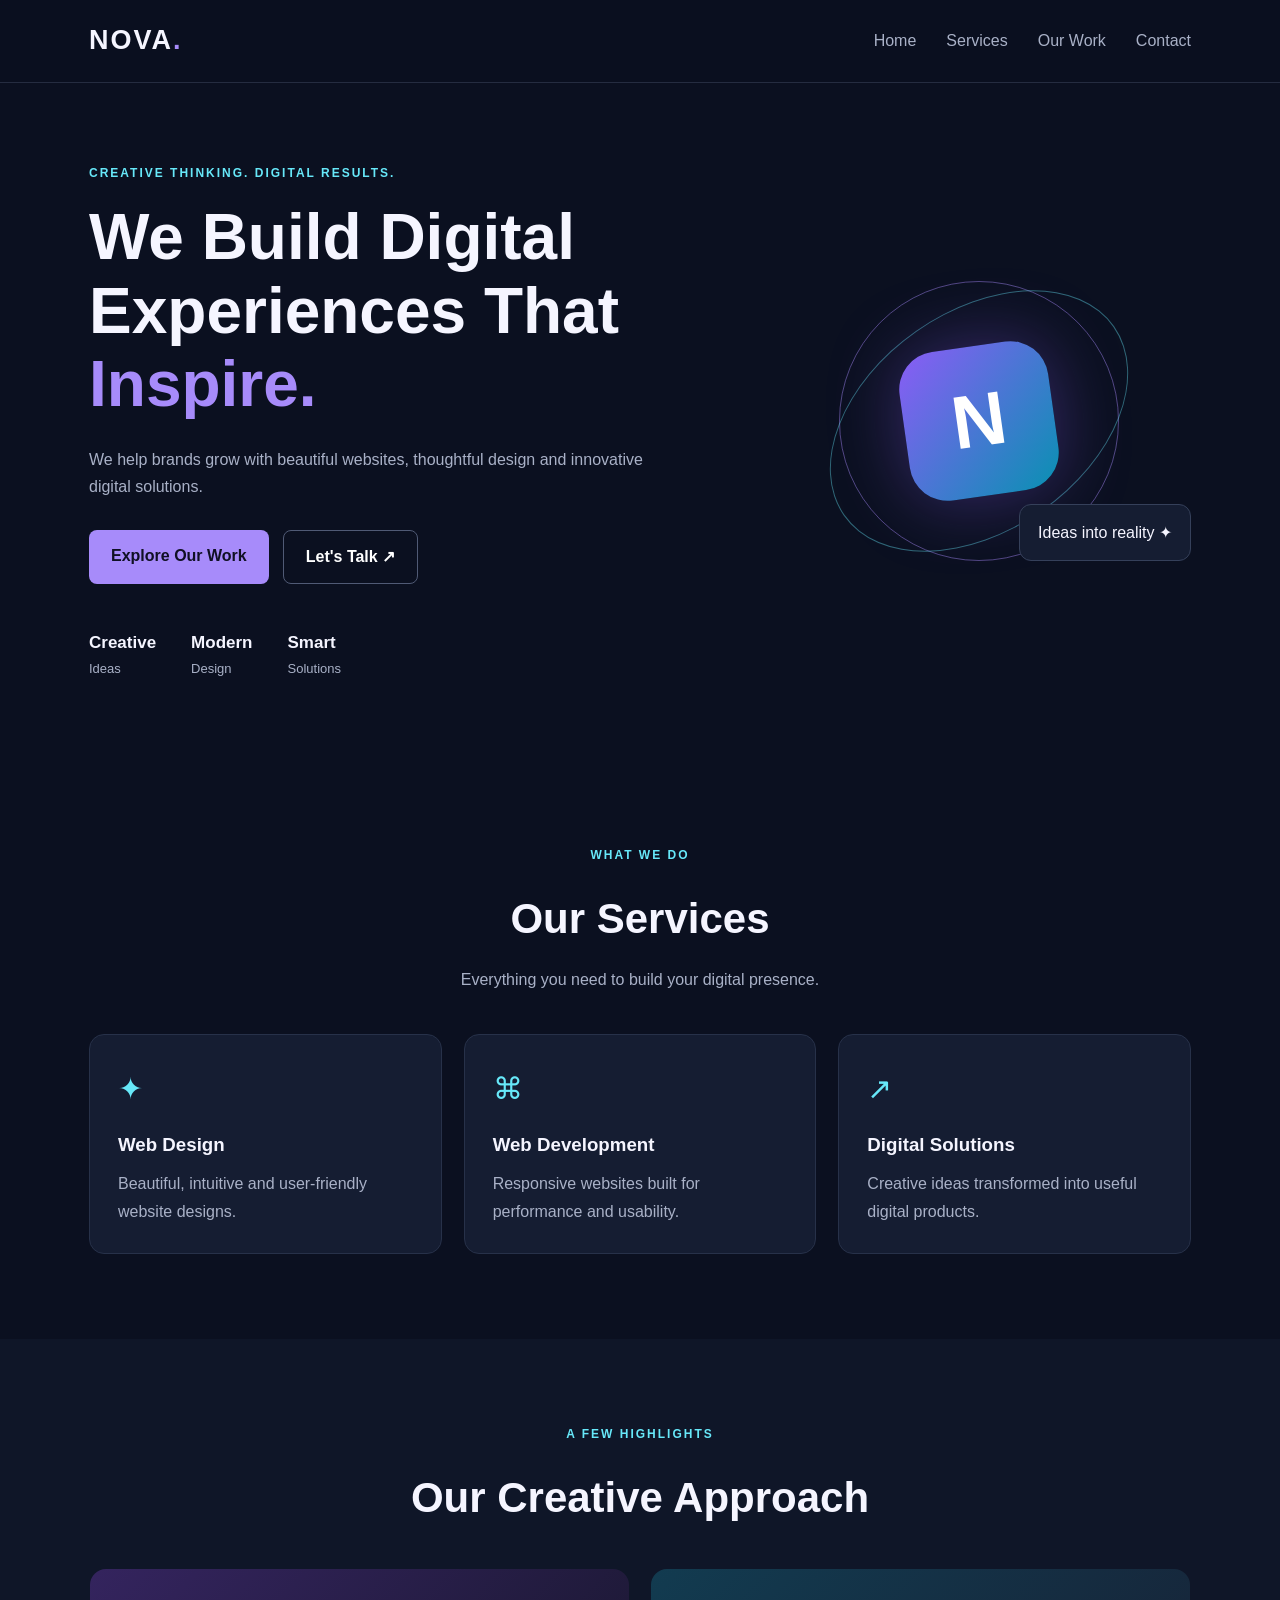
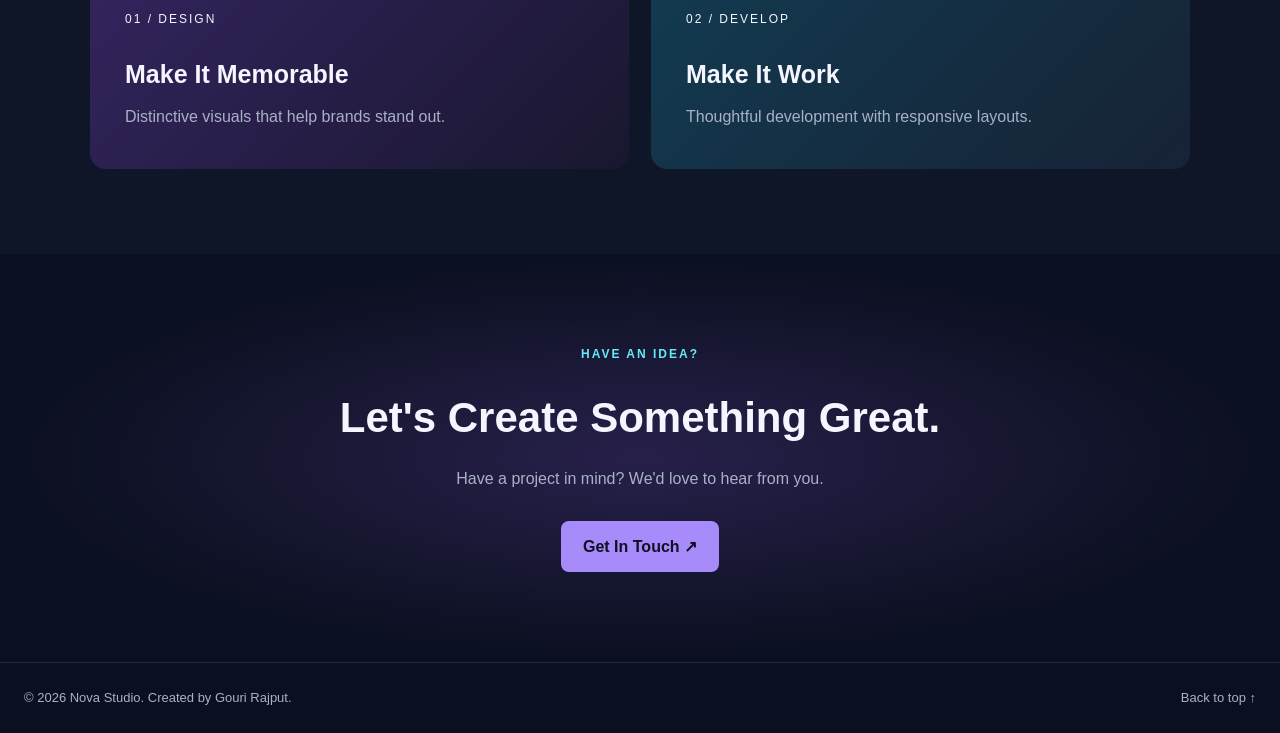
<file: WebDev-L1-LandingPage/index.html>
<!DOCTYPE html>
<html lang="en">
<head>
    <meta charset="UTF-8">
    <meta name="viewport" content="width=device-width, initial-scale=1.0">
    <meta name="description" content="Creative web design and development landing page.">
    <title>Nova Studio | Creative Digital Agency</title>
    <link rel="stylesheet" href="style.css">
</head>
<body>

    <header>
        <nav class="navbar">
            <a class="logo" href="#home">NOVA<span>.</span></a>

            <button class="menu-toggle" id="menuToggle"
                    aria-label="Toggle navigation" aria-expanded="false">
                ☰
            </button>

            <ul class="nav-links" id="navLinks">
                <li><a href="#home">Home</a></li>
                <li><a href="#services">Services</a></li>
                <li><a href="#work">Our Work</a></li>
                <li><a href="#contact">Contact</a></li>
            </ul>
        </nav>
    </header>

    <main>
        <section id="home" class="hero">
            <div class="hero-content">
                <p class="eyebrow">CREATIVE THINKING. DIGITAL RESULTS.</p>
                <h1>We Build Digital Experiences That <span>Inspire.</span></h1>
                <p class="hero-text">
                    We help brands grow with beautiful websites,
                    thoughtful design and innovative digital solutions.
                </p>

                <div class="hero-actions">
                    <a href="#work" class="btn">Explore Our Work</a>
                    <a href="#contact" class="btn secondary">Let's Talk ↗</a>
                </div>

                <div class="stats">
                    <div><strong>Creative</strong><span>Ideas</span></div>
                    <div><strong>Modern</strong><span>Design</span></div>
                    <div><strong>Smart</strong><span>Solutions</span></div>
                </div>
            </div>

            <div class="hero-art" aria-label="Abstract creative design">
                <div class="orbit orbit-one"></div>
                <div class="orbit orbit-two"></div>
                <div class="orb">N</div>
                <div class="floating-card">Ideas into reality ✦</div>
            </div>
        </section>

        <section id="services" class="section">
            <p class="eyebrow">WHAT WE DO</p>
            <h2>Our Services</h2>
            <p class="section-intro">
                Everything you need to build your digital presence.
            </p>

            <div class="cards">
                <article class="card">
                    <span class="card-icon">✦</span>
                    <h3>Web Design</h3>
                    <p>Beautiful, intuitive and user-friendly website designs.</p>
                </article>

                <article class="card">
                    <span class="card-icon">⌘</span>
                    <h3>Web Development</h3>
                    <p>Responsive websites built for performance and usability.</p>
                </article>

                <article class="card">
                    <span class="card-icon">↗</span>
                    <h3>Digital Solutions</h3>
                    <p>Creative ideas transformed into useful digital products.</p>
                </article>
            </div>
        </section>

        <section id="work" class="section work-section">
            <p class="eyebrow">A FEW HIGHLIGHTS</p>
            <h2>Our Creative Approach</h2>

            <div class="work-grid">
                <article class="work-card work-purple">
                    <span>01 / DESIGN</span>
                    <h3>Make It Memorable</h3>
                    <p>Distinctive visuals that help brands stand out.</p>
                </article>

                <article class="work-card work-blue">
                    <span>02 / DEVELOP</span>
                    <h3>Make It Work</h3>
                    <p>Thoughtful development with responsive layouts.</p>
                </article>
            </div>
        </section>

        <section id="contact" class="contact-section">
            <p class="eyebrow">HAVE AN IDEA?</p>
            <h2>Let's Create Something Great.</h2>
            <p>Have a project in mind? We'd love to hear from you.</p>
            <a class="btn" href="mailto:gourirajput098@gmail.com">
                Get In Touch ↗
            </a>
        </section>
    </main>

    <footer>
        <p>© 2026 Nova Studio. Created by Gouri Rajput.</p>
        <a href="#home">Back to top ↑</a>
    </footer>

    <script src="script.js"></script>
</body>
</html>
</file>
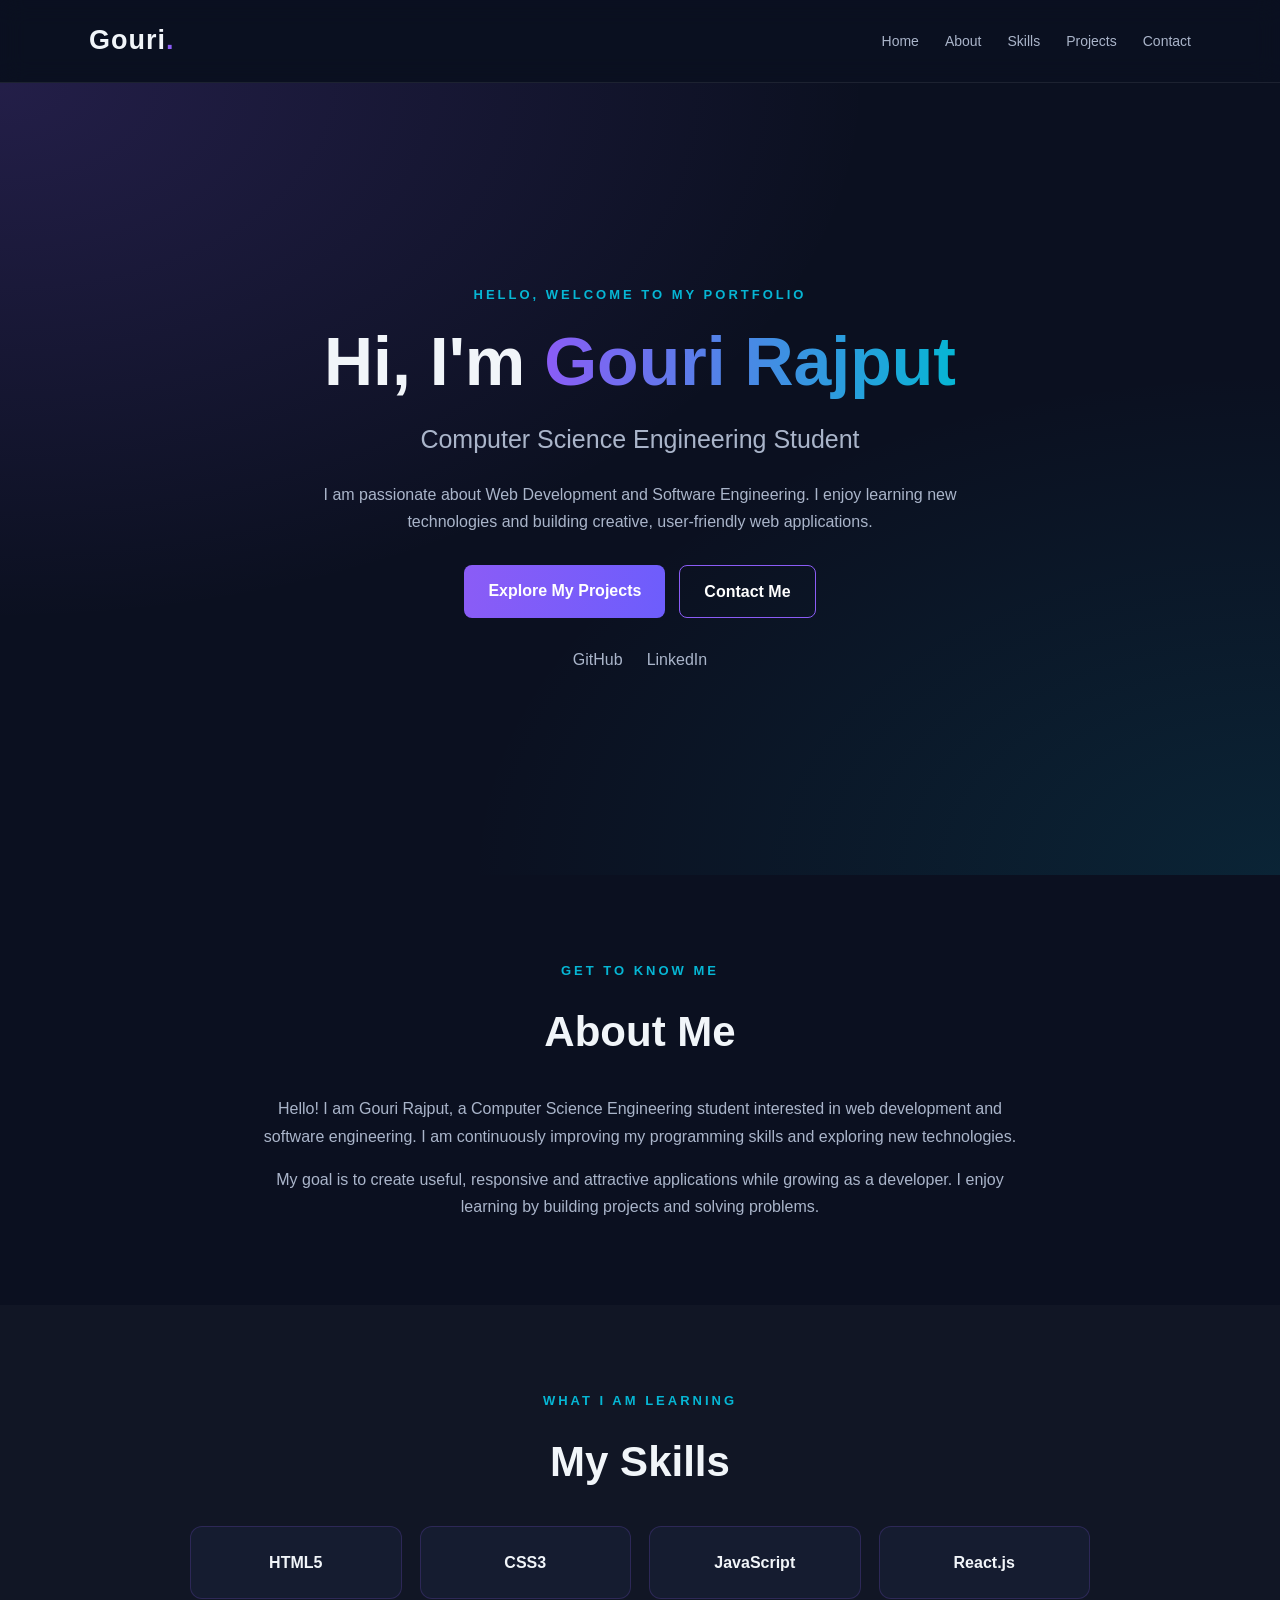
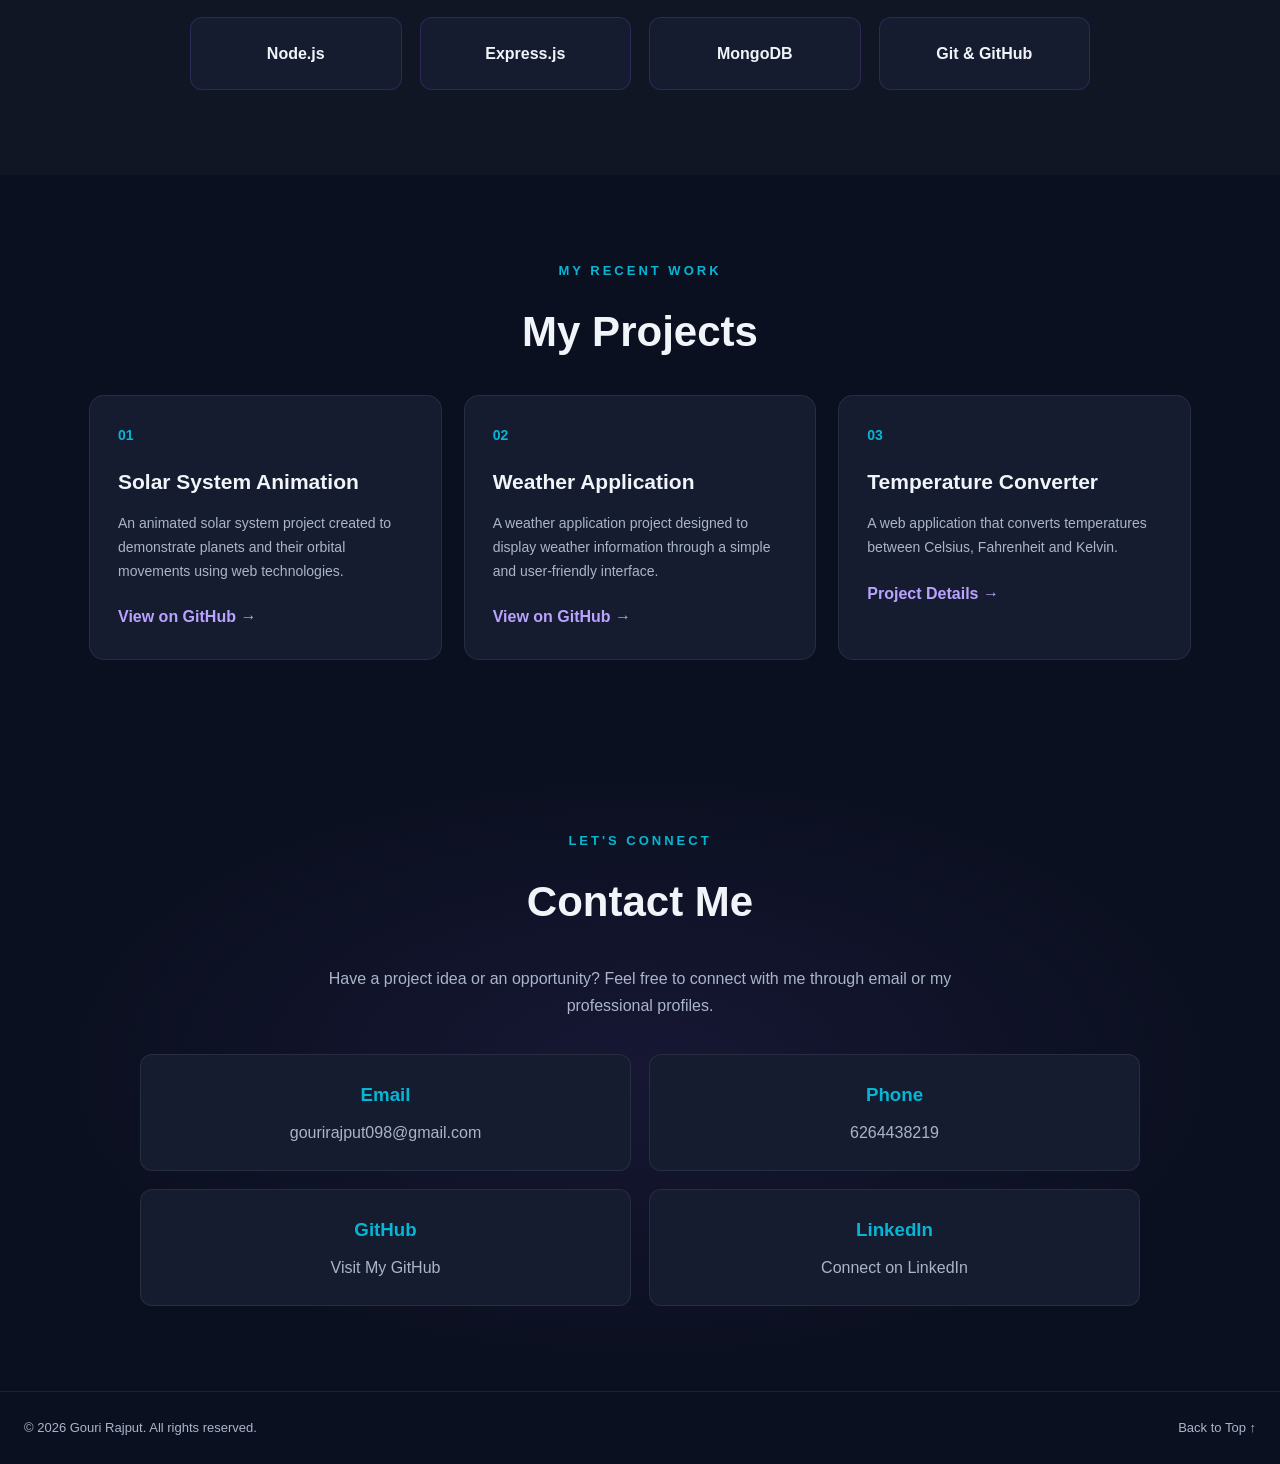
<file: WebDev-L1-Portfolio/Index.html>
<!doctype html>
<html lang="en">
  <head>
    <meta charset="UTF-8" />
    <meta name="viewport" content="width=device-width, initial-scale=1.0" />
    <meta
      name="description"
      content="Gouri Rajput's personal portfolio website showcasing skills, projects and contact information."
    />
    <title>Gouri Rajput | Portfolio</title>
    <link rel="stylesheet" href="style.css" />
  </head>
  <body>
    <header>
      <nav class="navbar">
        <a href="#home" class="logo">Gouri<span>.</span></a>

        <ul class="nav-links">
          <li><a href="#home">Home</a></li>
          <li><a href="#about">About</a></li>
          <li><a href="#skills">Skills</a></li>
          <li><a href="#projects">Projects</a></li>
          <li><a href="#contact">Contact</a></li>
        </ul>
      </nav>
    </header>

    <main>
      <section id="home" class="hero">
        <div class="hero-content">
          <p class="intro">HELLO, WELCOME TO MY PORTFOLIO</p>

          <h1>Hi, I'm <span>Gouri Rajput</span></h1>

          <h2>Computer Science Engineering Student</h2>

          <p class="hero-description">
            I am passionate about Web Development and Software Engineering. I
            enjoy learning new technologies and building creative, user-friendly
            web applications.
          </p>

          <div class="hero-buttons">
            <a href="#projects" class="btn">Explore My Projects</a>
            <a href="#contact" class="btn btn-outline">Contact Me</a>
          </div>

          <div class="social-links">
            <a
              href="https://github.com/rajputgouri676-maker"
              target="_blank"
              rel="noopener noreferrer"
              >GitHub</a
            >

            <a
              href="https://www.linkedin.com/in/gouri-rajput-020611344/"
              target="_blank"
              rel="noopener noreferrer"
              >LinkedIn</a
            >
          </div>
        </div>
      </section>

      <section id="about" class="section">
        <p class="section-subtitle">GET TO KNOW ME</p>
        <h2 class="section-title">About Me</h2>

        <div class="about-content">
          <p>
            Hello! I am Gouri Rajput, a Computer Science Engineering student
            interested in web development and software engineering. I am
            continuously improving my programming skills and exploring new
            technologies.
          </p>

          <p>
            My goal is to create useful, responsive and attractive applications
            while growing as a developer. I enjoy learning by building projects
            and solving problems.
          </p>
        </div>
      </section>

      <!-- Skills Section -->
      <section id="skills" class="section skills-section">
        <p class="section-subtitle">WHAT I AM LEARNING</p>
        <h2 class="section-title">My Skills</h2>

        <div class="skills-list">
          <div class="skill-card">HTML5</div>
          <div class="skill-card">CSS3</div>
          <div class="skill-card">JavaScript</div>
          <div class="skill-card">React.js</div>
          <div class="skill-card">Node.js</div>
          <div class="skill-card">Express.js</div>
          <div class="skill-card">MongoDB</div>
          <div class="skill-card">Git & GitHub</div>
        </div>
      </section>

      <section id="projects" class="section">
        <p class="section-subtitle">MY RECENT WORK</p>
        <h2 class="section-title">My Projects</h2>

        <div class="project-container">
          <article class="project-card">
            <div class="project-number">01</div>
            <h3>Solar System Animation</h3>
            <p>
              An animated solar system project created to demonstrate planets
              and their orbital movements using web technologies.
            </p>
            <a
              href="https://github.com/rajputgouri676-maker"
              target="_blank"
              rel="noopener noreferrer"
            >
              View on GitHub →
            </a>
          </article>

          <article class="project-card">
            <div class="project-number">02</div>
            <h3>Weather Application</h3>
            <p>
              A weather application project designed to display weather
              information through a simple and user-friendly interface.
            </p>
            <a
              href="https://github.com/rajputgouri676-maker"
              target="_blank"
              rel="noopener noreferrer"
            >
              View on GitHub →
            </a>
          </article>

          <article class="project-card">
            <div class="project-number">03</div>
            <h3>Temperature Converter</h3>
            <p>
              A web application that converts temperatures between Celsius,
              Fahrenheit and Kelvin.
            </p>
            <a href="#contact">Project Details →</a>
          </article>
        </div>
      </section>

      <section id="contact" class="section contact-section">
        <p class="section-subtitle">LET'S CONNECT</p>
        <h2 class="section-title">Contact Me</h2>

        <p class="contact-description">
          Have a project idea or an opportunity? Feel free to connect with me
          through email or my professional profiles.
        </p>

        <div class="contact-details">
          <div class="contact-card">
            <h3>Email</h3>
            <a href="mailto:gourirajput098@gmail.com">
              gourirajput098@gmail.com
            </a>
          </div>

          <div class="contact-card">
            <h3>Phone</h3>
            <a href="tel:6264438219">6264438219</a>
          </div>

          <div class="contact-card">
            <h3>GitHub</h3>
            <a
              href="https://github.com/rajputgouri676-maker"
              target="_blank"
              rel="noopener noreferrer"
            >
              Visit My GitHub
            </a>
          </div>

          <div class="contact-card">
            <h3>LinkedIn</h3>
            <a
              href="https://www.linkedin.com/in/gouri-rajput-020611344/"
              target="_blank"
              rel="noopener noreferrer"
            >
              Connect on LinkedIn
            </a>
          </div>
        </div>
      </section>
    </main>

    <footer class="footer">
      <p>© 2026 Gouri Rajput. All rights reserved.</p>
      <a href="#home">Back to Top ↑</a>
    </footer>

    <script src="script.js"></script>
  </body>
</html>
</file>
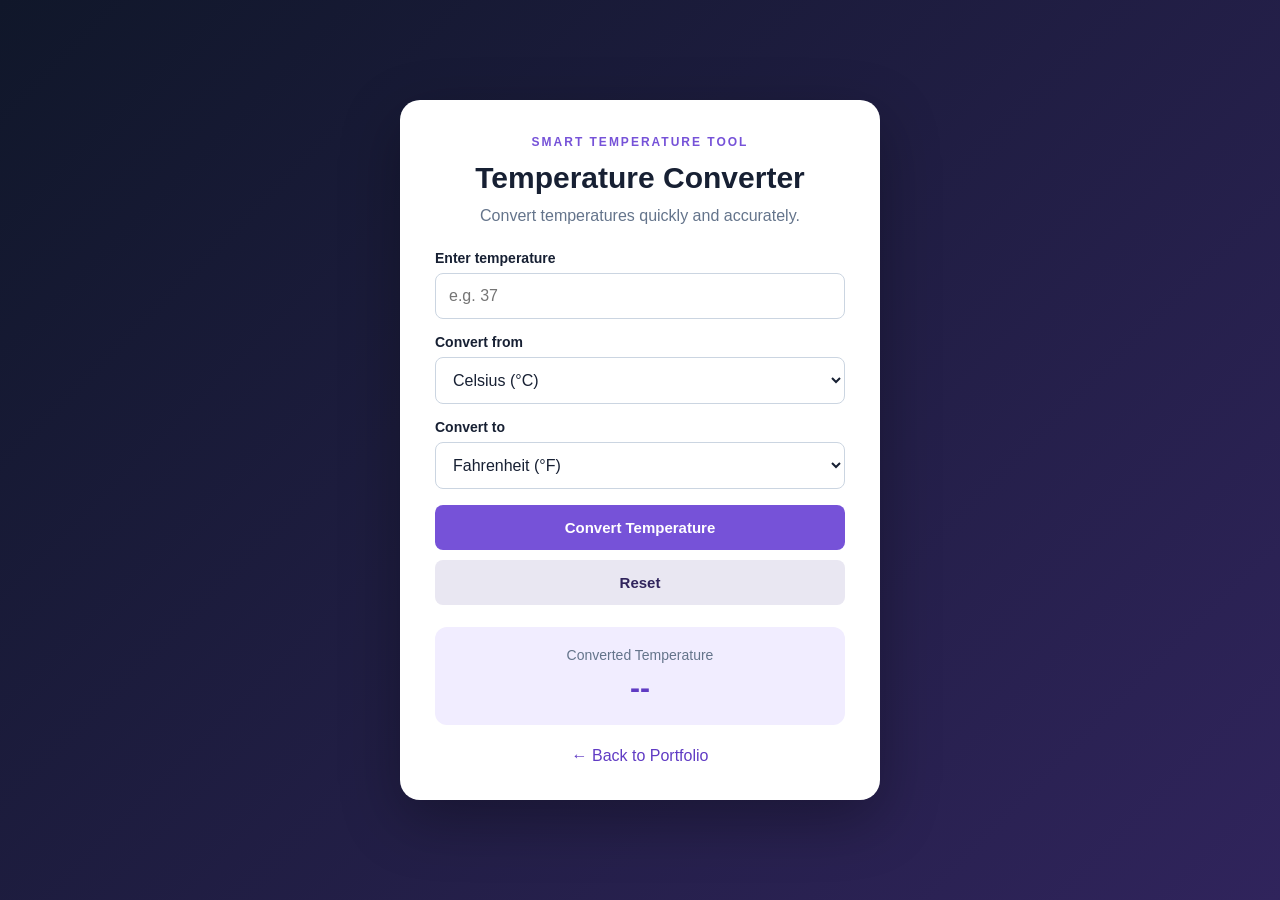
<file: WebDev-L1-TemperatureConverter/index.html>
<!DOCTYPE html>
<html lang="en">
<head>
    <meta charset="UTF-8">
    <meta name="viewport" content="width=device-width, initial-scale=1.0">
    <title>Temperature Converter | Gouri Rajput</title>
    <link rel="stylesheet" href="style.css">
</head>
<body>

    <main class="converter">
        <p class="subtitle">SMART TEMPERATURE TOOL</p>
        <h1>Temperature Converter</h1>
        <p class="description">
            Convert temperatures quickly and accurately.
        </p>

        <form id="converterForm">
            <label for="temperature">Enter temperature</label>
            <input
                type="number"
                id="temperature"
                placeholder="e.g. 37"
                step="any"
                required
            >

            <label for="fromUnit">Convert from</label>
            <select id="fromUnit">
                <option value="C">Celsius (°C)</option>
                <option value="F">Fahrenheit (°F)</option>
                <option value="K">Kelvin (K)</option>
            </select>

            <label for="toUnit">Convert to</label>
            <select id="toUnit">
                <option value="F">Fahrenheit (°F)</option>
                <option value="C">Celsius (°C)</option>
                <option value="K">Kelvin (K)</option>
            </select>

            <button type="submit">Convert Temperature</button>
            <button type="reset" class="reset-btn">Reset</button>

            <p id="error" role="alert"></p>

            <div class="result" aria-live="polite">
                <p>Converted Temperature</p>
                <h2 id="result">--</h2>
            </div>
        </form>

        <a class="back-link" href="../WebDev-L1-Portfolio/index.html">
            ← Back to Portfolio
        </a>
    </main>

    <script src="script.js"></script>
</body>
</html>
</file>
<file: WebDev-L1-LandingPage/style.css>
* {
    margin: 0;
    padding: 0;
    box-sizing: border-box;
    scroll-behavior: smooth;
}

:root {
    --bg: #0b1020;
    --card: #151d32;
    --text: #f5f5ff;
    --muted: #a9b1c7;
    --purple: #a78bfa;
    --blue: #67e8f9;
}

body {
    background: var(--bg);
    color: var(--text);
    font-family: Arial, Helvetica, sans-serif;
    line-height: 1.7;
}

a {
    color: inherit;
    text-decoration: none;
}

header {
    position: sticky;
    top: 0;
    z-index: 10;
    background: rgba(11, 16, 32, 0.95);
    border-bottom: 1px solid #252c40;
}

.navbar {
    max-width: 1150px;
    margin: auto;
    padding: 18px 24px;
    display: flex;
    align-items: center;
    justify-content: space-between;
}

.logo {
    font-size: 27px;
    font-weight: 800;
    letter-spacing: 2px;
}

.logo span {
    color: var(--purple);
}

.nav-links {
    display: flex;
    gap: 30px;
    list-style: none;
}

.nav-links a {
    color: var(--muted);
    transition: color 0.3s;
}

.nav-links a:hover {
    color: var(--blue);
}

.menu-toggle {
    display: none;
    border: 0;
    background: transparent;
    color: white;
    font-size: 26px;
    cursor: pointer;
}

.hero {
    max-width: 1150px;
    min-height: 650px;
    margin: auto;
    padding: 80px 24px;
    display: grid;
    grid-template-columns: 1.2fr 0.8fr;
    gap: 40px;
    align-items: center;
}

.eyebrow {
    color: var(--blue);
    font-size: 12px;
    font-weight: bold;
    letter-spacing: 2px;
    margin-bottom: 18px;
}

.hero h1 {
    font-size: clamp(38px, 5vw, 64px);
    line-height: 1.15;
    margin-bottom: 24px;
}

.hero h1 span {
    color: var(--purple);
}

.hero-text,
.section-intro {
    color: var(--muted);
    max-width: 580px;
}

.hero-actions {
    display: flex;
    flex-wrap: wrap;
    gap: 14px;
    margin-top: 30px;
}

.btn {
    display: inline-block;
    padding: 12px 22px;
    border-radius: 8px;
    background: var(--purple);
    color: #101024;
    font-weight: bold;
    transition: transform 0.3s;
}

.btn:hover {
    transform: translateY(-3px);
}

.btn.secondary {
    background: transparent;
    border: 1px solid #505a75;
    color: white;
}

.stats {
    display: flex;
    flex-wrap: wrap;
    gap: 35px;
    margin-top: 45px;
}

.stats div {
    display: flex;
    flex-direction: column;
}

.stats strong {
    font-size: 17px;
}

.stats span {
    color: var(--muted);
    font-size: 13px;
}

.hero-art {
    position: relative;
    min-height: 350px;
    display: grid;
    place-items: center;
    overflow: hidden;
}

.orbit {
    position: absolute;
    width: 280px;
    height: 280px;
    border: 1px solid rgba(167, 139, 250, 0.45);
    border-radius: 50%;
}

.orbit-two {
    width: 220px;
    height: 330px;
    transform: rotate(55deg);
    border-color: rgba(103, 232, 249, 0.4);
}

.orb {
    width: 150px;
    height: 150px;
    border-radius: 38px;
    display: grid;
    place-items: center;
    font-size: 75px;
    font-weight: bold;
    color: white;
    background: linear-gradient(135deg, #8b5cf6, #0891b2);
    box-shadow: 0 0 70px rgba(139, 92, 246, 0.35);
    transform: rotate(-8deg);
}

.floating-card {
    position: absolute;
    right: 0;
    bottom: 35px;
    padding: 14px 18px;
    background: var(--card);
    border: 1px solid #35405a;
    border-radius: 12px;
}

.section {
    padding: 85px 24px;
    text-align: center;
    max-width: 1150px;
    margin: auto;
}

.section h2,
.contact-section h2 {
    font-size: clamp(30px, 4vw, 42px);
    margin-bottom: 12px;
}

.section-intro {
    margin: auto;
}

.cards {
    display: grid;
    grid-template-columns: repeat(3, 1fr);
    gap: 22px;
    margin-top: 40px;
    text-align: left;
}

.card {
    padding: 28px;
    background: var(--card);
    border: 1px solid #273149;
    border-radius: 15px;
    transition: transform 0.3s, border-color 0.3s;
}

.card:hover {
    transform: translateY(-6px);
    border-color: var(--purple);
}

.card-icon {
    display: inline-block;
    font-size: 30px;
    color: var(--blue);
    margin-bottom: 15px;
}

.card h3 {
    margin-bottom: 10px;
}

.card p,
.work-card p {
    color: var(--muted);
}

.work-section {
    max-width: none;
    background: #0f1628;
}

.work-grid {
    max-width: 1100px;
    margin: 35px auto 0;
    display: grid;
    grid-template-columns: 1fr 1fr;
    gap: 22px;
    text-align: left;
}

.work-card {
    padding: 35px;
    border-radius: 16px;
    min-height: 200px;
}

.work-card span {
    font-size: 12px;
    letter-spacing: 2px;
}

.work-card h3 {
    font-size: 25px;
    margin: 22px 0 8px;
}

.work-purple {
    background: linear-gradient(135deg, #34245e, #19172f);
}

.work-blue {
    background: linear-gradient(135deg, #123b50, #172236);
}

.contact-section {
    text-align: center;
    padding: 90px 24px;
    background: radial-gradient(ellipse, #27204a, var(--bg) 70%);
}

.contact-section > p:not(.eyebrow) {
    color: var(--muted);
    margin: 12px 0 28px;
}

footer {
    padding: 24px;
    border-top: 1px solid #252c40;
    display: flex;
    justify-content: space-between;
    gap: 15px;
    flex-wrap: wrap;
    color: var(--muted);
    font-size: 13px;
}

footer a:hover {
    color: var(--blue);
}

@media (max-width: 768px) {
    .menu-toggle {
        display: block;
    }

    .navbar {
        flex-wrap: wrap;
    }

    .nav-links {
        display: none;
        flex-direction: column;
        width: 100%;
        gap: 12px;
        padding: 12px 0;
    }

    .nav-links.open {
        display: flex;
    }

    .hero {
        grid-template-columns: 1fr;
        padding-top: 55px;
        text-align: center;
    }

    .hero-text {
        margin: auto;
    }

    .hero-actions,
    .stats {
        justify-content: center;
    }

    .hero-art {
        min-height: 300px;
    }

    .cards,
    .work-grid {
        grid-template-columns: 1fr;
    }
}

@media (max-width: 400px) {
    .stats {
        gap: 18px;
    }

    .floating-card {
        right: 0;
        font-size: 12px;
    }
}
</file>
<file: WebDev-L1-Portfolio/style.css>
* {
  margin: 0;
  padding: 0;
  box-sizing: border-box;
  scroll-behavior: smooth;
}

:root {
  --primary: #8b5cf6;
  --secondary: #06b6d4;
  --dark: #0b1020;
  --card: #151c30;
  --text: #f1f5f9;
  --muted: #aab5ca;
}

body {
  font-family: Arial, Helvetica, sans-serif;
  background: var(--dark);
  color: var(--text);
  line-height: 1.7;
}

a {
  text-decoration: none;
  color: inherit;
}

section {
  scroll-margin-top: 85px;
}

/* ===== Navigation ===== */
header {
  position: sticky;
  top: 0;
  z-index: 100;
  background: rgba(11, 16, 32, 0.94);
  backdrop-filter: blur(12px);
  border-bottom: 1px solid rgba(255, 255, 255, 0.08);
}

.navbar {
  max-width: 1150px;
  margin: auto;
  padding: 18px 24px;
  display: flex;
  justify-content: space-between;
  align-items: center;
  gap: 20px;
}

.logo {
  font-size: 27px;
  font-weight: 800;
  letter-spacing: 1px;
}

.logo span {
  color: var(--primary);
}

.nav-links {
  display: flex;
  align-items: center;
  gap: 26px;
  list-style: none;
}

.nav-links a {
  color: var(--muted);
  font-size: 14px;
  transition: color 0.3s;
}

.nav-links a:hover {
  color: var(--secondary);
}

/* ===== Hero Section ===== */
.hero {
  min-height: 88vh;
  display: flex;
  align-items: center;
  justify-content: center;
  padding: 90px 24px;
  text-align: center;
  background:
    radial-gradient(
      ellipse at top left,
      rgba(139, 92, 246, 0.19),
      transparent 48%
    ),
    radial-gradient(
      ellipse at bottom right,
      rgba(6, 182, 212, 0.12),
      transparent 45%
    );
}

.hero-content {
  max-width: 800px;
}

.intro,
.section-subtitle {
  color: var(--secondary);
  font-size: 13px;
  font-weight: bold;
  letter-spacing: 3px;
  margin-bottom: 14px;
}

.hero h1 {
  font-size: clamp(38px, 7vw, 68px);
  line-height: 1.2;
  margin-bottom: 16px;
}

.hero h1 span {
  background: linear-gradient(90deg, var(--primary), var(--secondary));
  background-clip: text;
  -webkit-background-clip: text;
  color: transparent;
}

.hero h2 {
  color: var(--muted);
  font-size: clamp(18px, 3vw, 25px);
  font-weight: 500;
  margin-bottom: 20px;
}

.hero-description {
  color: var(--muted);
  max-width: 650px;
  margin: 0 auto 30px;
}

.hero-buttons {
  display: flex;
  justify-content: center;
  flex-wrap: wrap;
  gap: 14px;
}

.btn {
  display: inline-block;
  padding: 12px 24px;
  border-radius: 8px;
  background: linear-gradient(100deg, var(--primary), #6d5dfc);
  color: white;
  font-weight: bold;
  transition:
    transform 0.3s,
    box-shadow 0.3s;
}

.btn:hover {
  transform: translateY(-3px);
  box-shadow: 0 8px 25px rgba(139, 92, 246, 0.3);
}

.btn-outline {
  background: transparent;
  border: 1px solid var(--primary);
}

.social-links {
  display: flex;
  justify-content: center;
  gap: 24px;
  margin-top: 28px;
  color: var(--muted);
}

.social-links a:hover {
  color: var(--secondary);
}

/* ===== Common Sections ===== */
.section {
  max-width: 1150px;
  margin: auto;
  padding: 85px 24px;
  text-align: center;
}

.section-title {
  font-size: clamp(30px, 5vw, 42px);
  margin-bottom: 28px;
}

.about-content {
  max-width: 780px;
  margin: auto;
  color: var(--muted);
}

.about-content p + p {
  margin-top: 16px;
}

/* ===== Skills ===== */
.skills-section {
  max-width: none;
  background: rgba(255, 255, 255, 0.025);
}

.skills-list {
  max-width: 900px;
  margin: 0 auto;
  display: grid;
  grid-template-columns: repeat(4, 1fr);
  gap: 18px;
}

.skill-card {
  padding: 22px 12px;
  background: var(--card);
  border: 1px solid rgba(139, 92, 246, 0.2);
  border-radius: 12px;
  font-weight: bold;
  transition:
    transform 0.3s,
    border-color 0.3s;
}

.skill-card:hover {
  transform: translateY(-5px);
  border-color: var(--secondary);
}

/* ===== Projects ===== */
.project-container {
  display: grid;
  grid-template-columns: repeat(3, 1fr);
  gap: 22px;
  text-align: left;
}

.project-card {
  padding: 28px;
  border-radius: 15px;
  background: var(--card);
  border: 1px solid rgba(255, 255, 255, 0.08);
  transition:
    transform 0.3s,
    border-color 0.3s;
}

.project-card:hover {
  transform: translateY(-6px);
  border-color: var(--primary);
}

.project-number {
  color: var(--secondary);
  font-size: 14px;
  font-weight: bold;
  margin-bottom: 16px;
}

.project-card h3 {
  font-size: 21px;
  margin-bottom: 12px;
}

.project-card p {
  color: var(--muted);
  font-size: 14px;
  margin-bottom: 20px;
}

.project-card a {
  color: #b9a3ff;
  font-weight: bold;
}

.project-card a:hover {
  color: var(--secondary);
}

/* ===== Contact ===== */
.contact-section {
  max-width: none;
  background: radial-gradient(
    ellipse at center,
    rgba(139, 92, 246, 0.09),
    transparent 65%
  );
}

.contact-description {
  color: var(--muted);
  max-width: 650px;
  margin: 0 auto 35px;
}

.contact-details {
  max-width: 1000px;
  margin: auto;
  display: grid;
  grid-template-columns: repeat(2, 1fr);
  gap: 18px;
}

.contact-card {
  padding: 24px;
  background: var(--card);
  border: 1px solid rgba(255, 255, 255, 0.08);
  border-radius: 12px;
  overflow-wrap: anywhere;
}

.contact-card h3 {
  color: var(--secondary);
  margin-bottom: 8px;
}

.contact-card a {
  color: var(--muted);
}

.contact-card a:hover {
  color: white;
}

/* ===== Footer ===== */
.footer {
  padding: 25px 24px;
  display: flex;
  justify-content: space-between;
  align-items: center;
  flex-wrap: wrap;
  gap: 12px;
  border-top: 1px solid rgba(255, 255, 255, 0.08);
  color: var(--muted);
  font-size: 13px;
}

.footer a:hover {
  color: var(--secondary);
}

/* ===== Responsive Design ===== */
@media (max-width: 768px) {
  .navbar {
    flex-direction: column;
    padding: 16px;
  }

  .nav-links {
    justify-content: center;
    flex-wrap: wrap;
    gap: 12px 18px;
  }

  .hero {
    min-height: 75vh;
    padding: 65px 20px;
  }

  .skills-list {
    grid-template-columns: repeat(2, 1fr);
  }

  .project-container {
    grid-template-columns: 1fr;
  }

  .contact-details {
    grid-template-columns: 1fr;
  }

  .section {
    padding: 65px 20px;
  }

  .footer {
    justify-content: center;
    text-align: center;
  }
}

@media (max-width: 380px) {
  .nav-links {
    gap: 10px;
  }

  .nav-links a {
    font-size: 12px;
  }

  .skills-list {
    gap: 10px;
  }
}
</file>
<file: WebDev-L1-TemperatureConverter/style.css>
* {
    margin: 0;
    padding: 0;
    box-sizing: border-box;
}

body {
    min-height: 100vh;
    display: flex;
    align-items: center;
    justify-content: center;
    padding: 24px;
    font-family: Arial, sans-serif;
    background: linear-gradient(135deg, #10172a, #30245c);
    color: #f8fafc;
}

.converter {
    width: 100%;
    max-width: 480px;
    padding: 35px;
    border-radius: 20px;
    background: #ffffff;
    color: #172033;
    box-shadow: 0 20px 60px rgba(0, 0, 0, 0.3);
}

.subtitle {
    text-align: center;
    color: #7652d8;
    font-size: 12px;
    font-weight: bold;
    letter-spacing: 2px;
}

h1 {
    margin: 12px 0;
    text-align: center;
    font-size: 30px;
}

.description {
    margin-bottom: 25px;
    text-align: center;
    color: #64748b;
}

label {
    display: block;
    margin: 15px 0 7px;
    font-weight: bold;
    font-size: 14px;
}

input,
select {
    width: 100%;
    padding: 13px;
    border: 1px solid #cbd5e1;
    border-radius: 8px;
    background: #fff;
    color: #172033;
    font-size: 16px;
}

input:focus,
select:focus {
    outline: 2px solid #8b5cf6;
    border-color: transparent;
}

button {
    width: 100%;
    margin-top: 16px;
    padding: 14px;
    border: none;
    border-radius: 8px;
    background: #7652d8;
    color: white;
    font-size: 15px;
    font-weight: bold;
    cursor: pointer;
}

button:hover {
    background: #603bc4;
}

.reset-btn {
    margin-top: 10px;
    background: #e9e7f2;
    color: #30245c;
}

.reset-btn:hover {
    background: #d9d4e9;
}

.result {
    margin-top: 22px;
    padding: 20px;
    border-radius: 12px;
    background: #f1edff;
    text-align: center;
}

.result p {
    color: #64748b;
    font-size: 14px;
}

.result h2 {
    margin-top: 8px;
    color: #603bc4;
    font-size: 30px;
    overflow-wrap: anywhere;
}

#error {
    margin-top: 12px;
    color: #dc2626;
    font-size: 14px;
}

.back-link {
    display: block;
    margin-top: 22px;
    text-align: center;
    color: #603bc4;
    text-decoration: none;
}

@media (max-width: 480px) {
    .converter {
        padding: 24px 18px;
    }

    h1 {
        font-size: 25px;
    }
}
</file>
